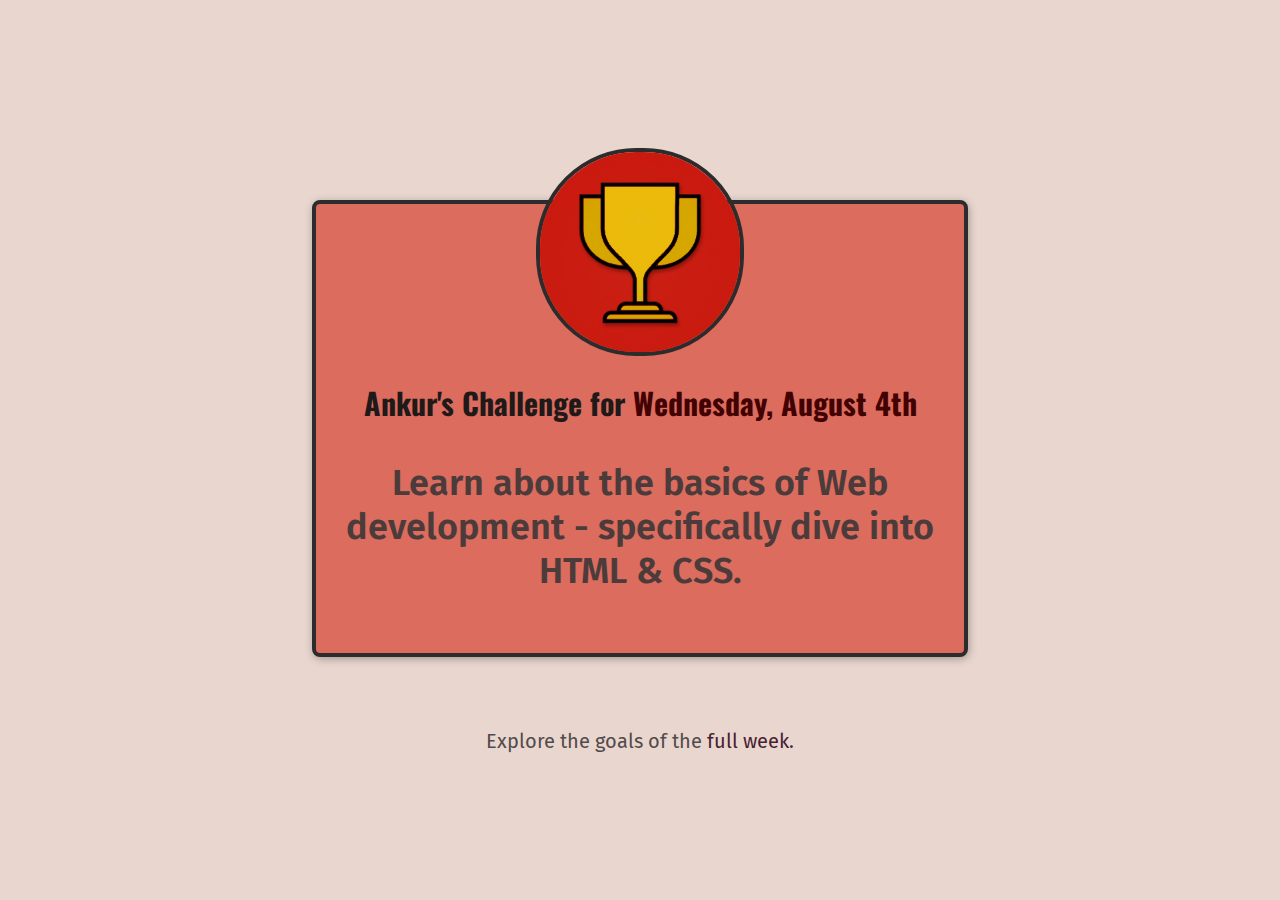
<file: index.html>
<!DOCTYPE html>
<html>
  <head>
    <link rel="preconnect" href="https://fonts.googleapis.com" />
    <link rel="preconnect" href="https://fonts.gstatic.com" crossorigin />
    <link
      href="https://fonts.googleapis.com/css2?family=Fira+Sans:wght@400;700&family=Oswald:wght@700&display=swap"
      rel="stylesheet"
    />
    <link rel="stylesheet" href="styles/shared.css" />
    <link rel="stylesheet" href="styles/daily-challenge.css" />
    <title>First Web Project</title>
  </head>
  <body>
    <main>
      <img src="images/challenges-trophy.jpeg" alt="challenges-trophy" />
      <h1>Ankur's Challenge for <span>Wednesday, August 4th</span></h1>
      <p id="todays-challenge">
        Learn about the basics of Web development - specifically dive into HTML
        & CSS.
      </p>
    </main>
    <footer>
      <p>
        Explore the goals of the
        <a href="full-week.html">full week.</a>
      </p>
    </footer>
  </body>
</html>
</file>
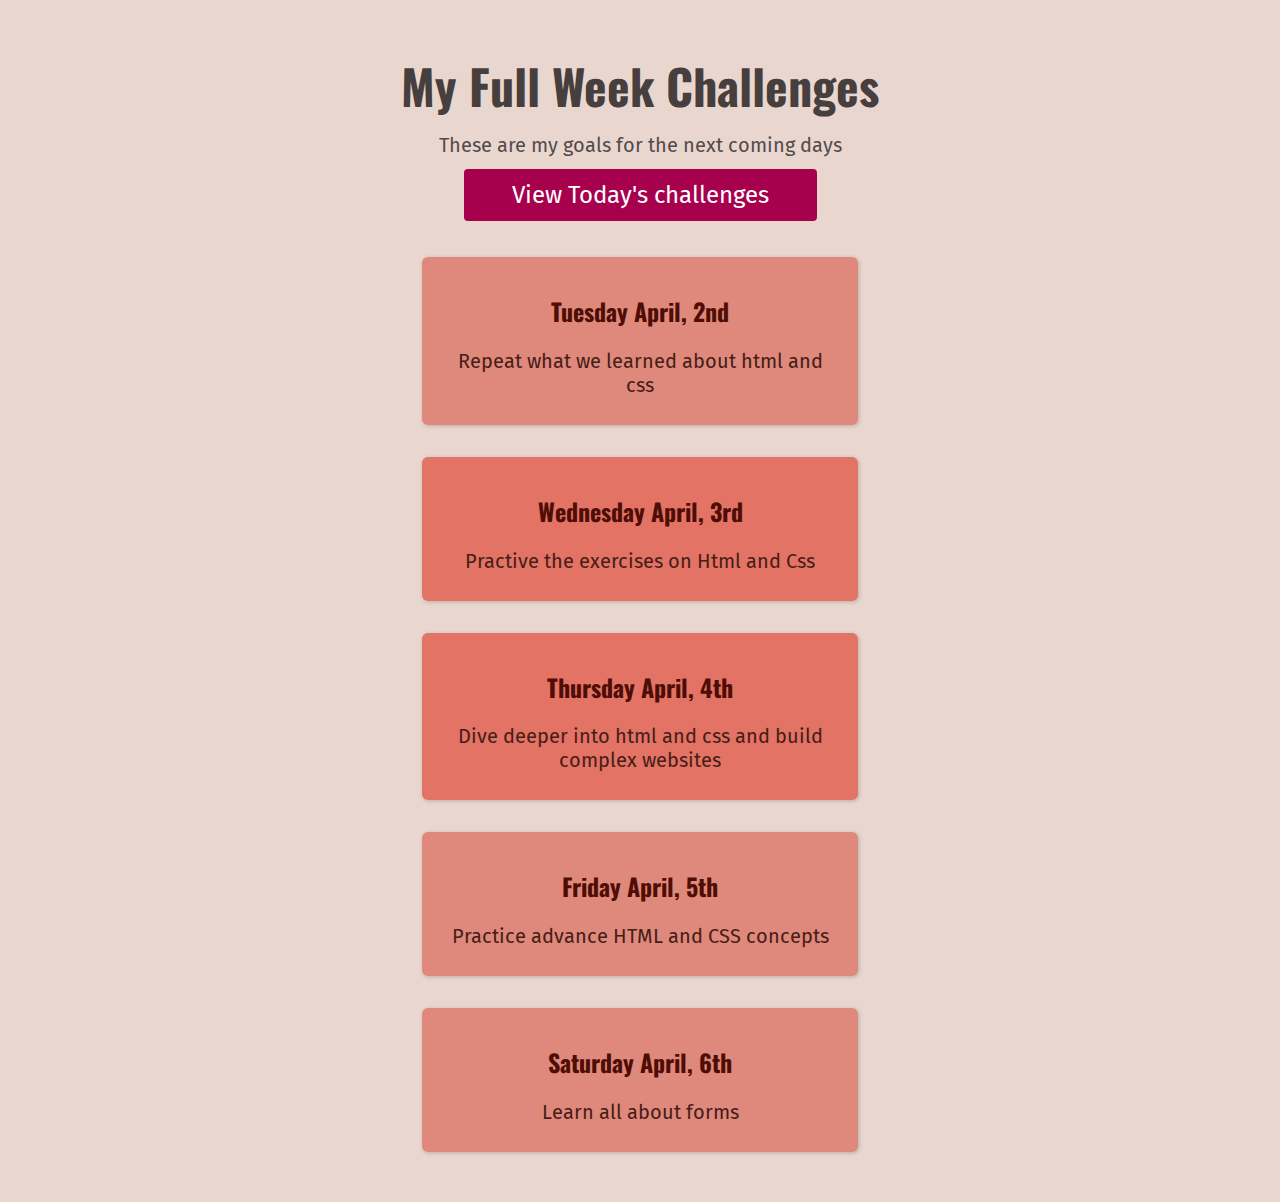
<file: full-week.html>
<!DOCTYPE html>
<html lang="en">
  <head>
    <meta charset="UTF-8" />
    <link rel="preconnect" href="https://fonts.googleapis.com" />
    <link rel="preconnect" href="https://fonts.gstatic.com" crossorigin />
    <link
      href="https://fonts.googleapis.com/css2?family=Fira+Sans:wght@400;700&family=Oswald:wght@700&display=swap"
      rel="stylesheet"
    />
    <link rel="stylesheet" href="styles/shared.css" />
    <link rel="stylesheet" href="styles/full-week.css" />
    <title>Full Week Plan</title>
  </head>
  <body>
    <header>
      <h1>My Full Week Challenges</h1>
      <p id="description">These are my goals for the next coming days</p>
      <a href="index.html">View Today's challenges</a>
    </header>
    <main>
      <ol>
        <li>
          <h2>Tuesday April, 2nd</h2>
          <p>Repeat what we learned about html and css</p>
        </li>
        <li class="highlight-goal">
          <h2>Wednesday April, 3rd</h2>
          <p>Practive the exercises on Html and Css</p>
        </li>
        <li class="highlight-goal">
          <h2>Thursday April, 4th</h2>
          <p>Dive deeper into html and css and build complex websites</p>
        </li>
        <li>
          <h2>Friday April, 5th</h2>
          <p>Practice advance HTML and CSS concepts</p>
        </li>
        <li>
            <h2>Saturday April, 6th</h2>
            <p>Learn all about forms</p>
          </li>
      </ol>
    </main>
  </body>
</html>
</file>
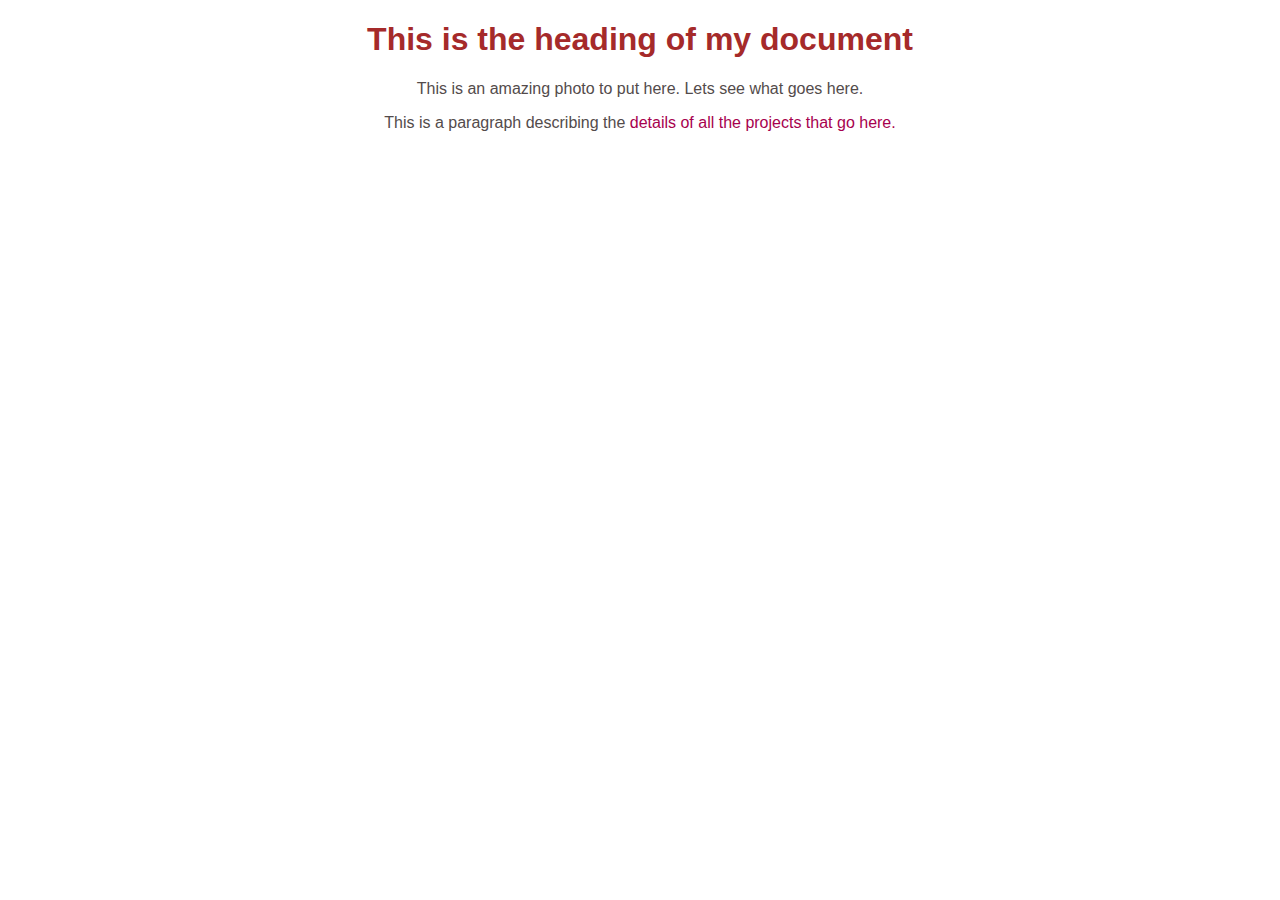
<file: indexV2.html>
<!DOCTYPE html>
<html>
  <head>
    <!-- Working with Global CSS selectors -->
    <style>
      h1 {
        font-family: sans-serif;
        text-align: center;
        color: brown;
      }
      
      p {
        font-family: sans-serif;
        text-align: center;
        color: rgb(83, 75, 75);
      }

      a {
          color: rgb(167, 1, 78);
          text-decoration: none; /* this removes the underline */
      }

      a:hover {
          text-decoration: underline;
      }
    </style>
    
    <title>First Web Project</title>
  </head>
  <body>
    <h1>This is the heading of my document</h1>
    <p>This is an amazing photo to put here. Lets see what goes here.</p>
    <p>
      This is a paragraph describing the
      <a href="https://www.google.com"
        >details of all the projects that go here.</a
      >
    </p>
  </body>
</html>
</file>
<file: styles/shared.css>
body {
  background-color: rgb(233, 215, 207);
  text-align: center;
  margin: 50px;
}

h1 {
  /* sans-serif is the fallback font */
  font-family: "Oswald", sans-serif;
  text-align: center;
  color: brown;
}

p {
  font-family: "Fira Sans", sans-serif;
  text-align: center;
  color: rgb(83, 75, 75);
  font-size: 20px;
}

a {
  color: rgb(167, 1, 78);
  text-decoration: none; /* this removes the underline */
  font-family: "Fira Sans", sans-serif;
}

a:hover {
  text-decoration: underline;
}
</file>
<file: styles/daily-challenge.css>
img {
  width: 200px;
  height: 200px;
  border: 4px solid rgb(44, 44, 44);
  border-radius: 100px; /* Half of width and height - will look like a circle */
  margin-top: -80px;
  /* How to centre an image */
  /* You need to do - text align centre in the parent element*/
}

h1 {
  font-size: 30px;
  color: rgb(31, 25, 25);
}

span {
  color: rgb(66, 2, 2);
}

main {
  border: 4px solid rgb(44, 44, 44);
  border-radius: 8px;
  box-shadow: 1px 2px 8px rgba(0, 0, 0, 0.3);
  width: 600px;
  background-color: rgb(219, 108, 94);
  margin: 200px auto 72px auto;
  padding: 24px;
}

#todays-challenge {
  color: rgb(75, 59, 59 );
  font-size: 36px;
  font-weight: 600;
}

a {
  color: rgb(73, 29, 50);
}
</file>
<file: styles/full-week.css>
header {
    margin-bottom: 30px;
}

h1 {
    font-size: 48px;
    color: rgb(71, 62, 62);
    margin: 0;
}

#description {
    margin: 12px 0;
}

a {
    background-color: rgb(167, 1, 78);
    color: #fff;
    font-size: 24px;
    border-radius: 4px;
    padding: 12px 48px;
    display: inline-block;
    margin: 0;
}

a:hover {
    text-decoration: none;
    background-color: rgb(180, 12, 90);
}

ol {
    list-style: none;
    width: 500px;
    margin: 36px auto 0 auto;
    padding: 0;
}

li {
    margin: 32px;
    padding: 16px;
    background-color: rgb(223, 136, 124);
    border-radius: 6px;
    box-shadow: 1px 1px 4px rgba(0, 0, 0, 0.2);
}

h2 {
    color: rgb(78, 13, 5);
    font-family: 'Oswald', sans-serif;
}

main p {
    margin: 12px;
    color: rgb(71, 29, 22);
}

.highlight-goal {
    background-color: rgb(226, 115, 101);
}
</file>
